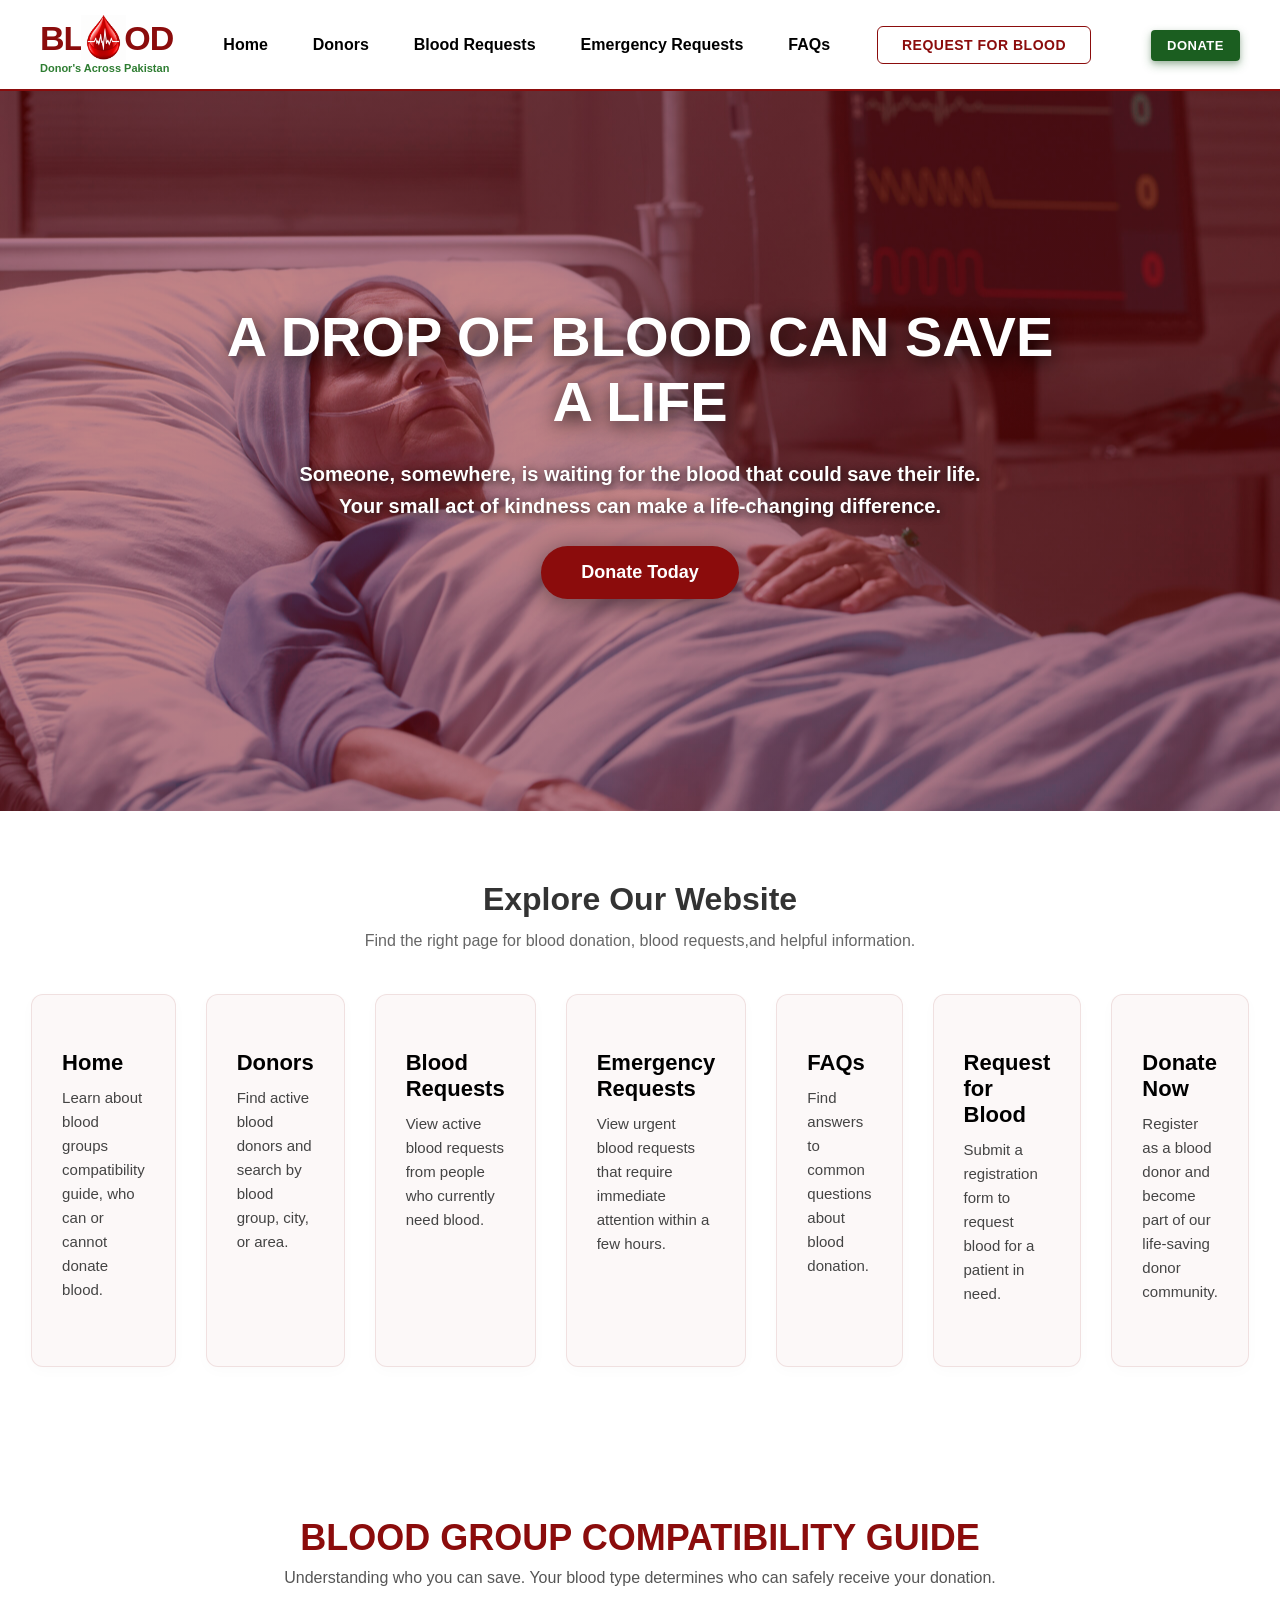
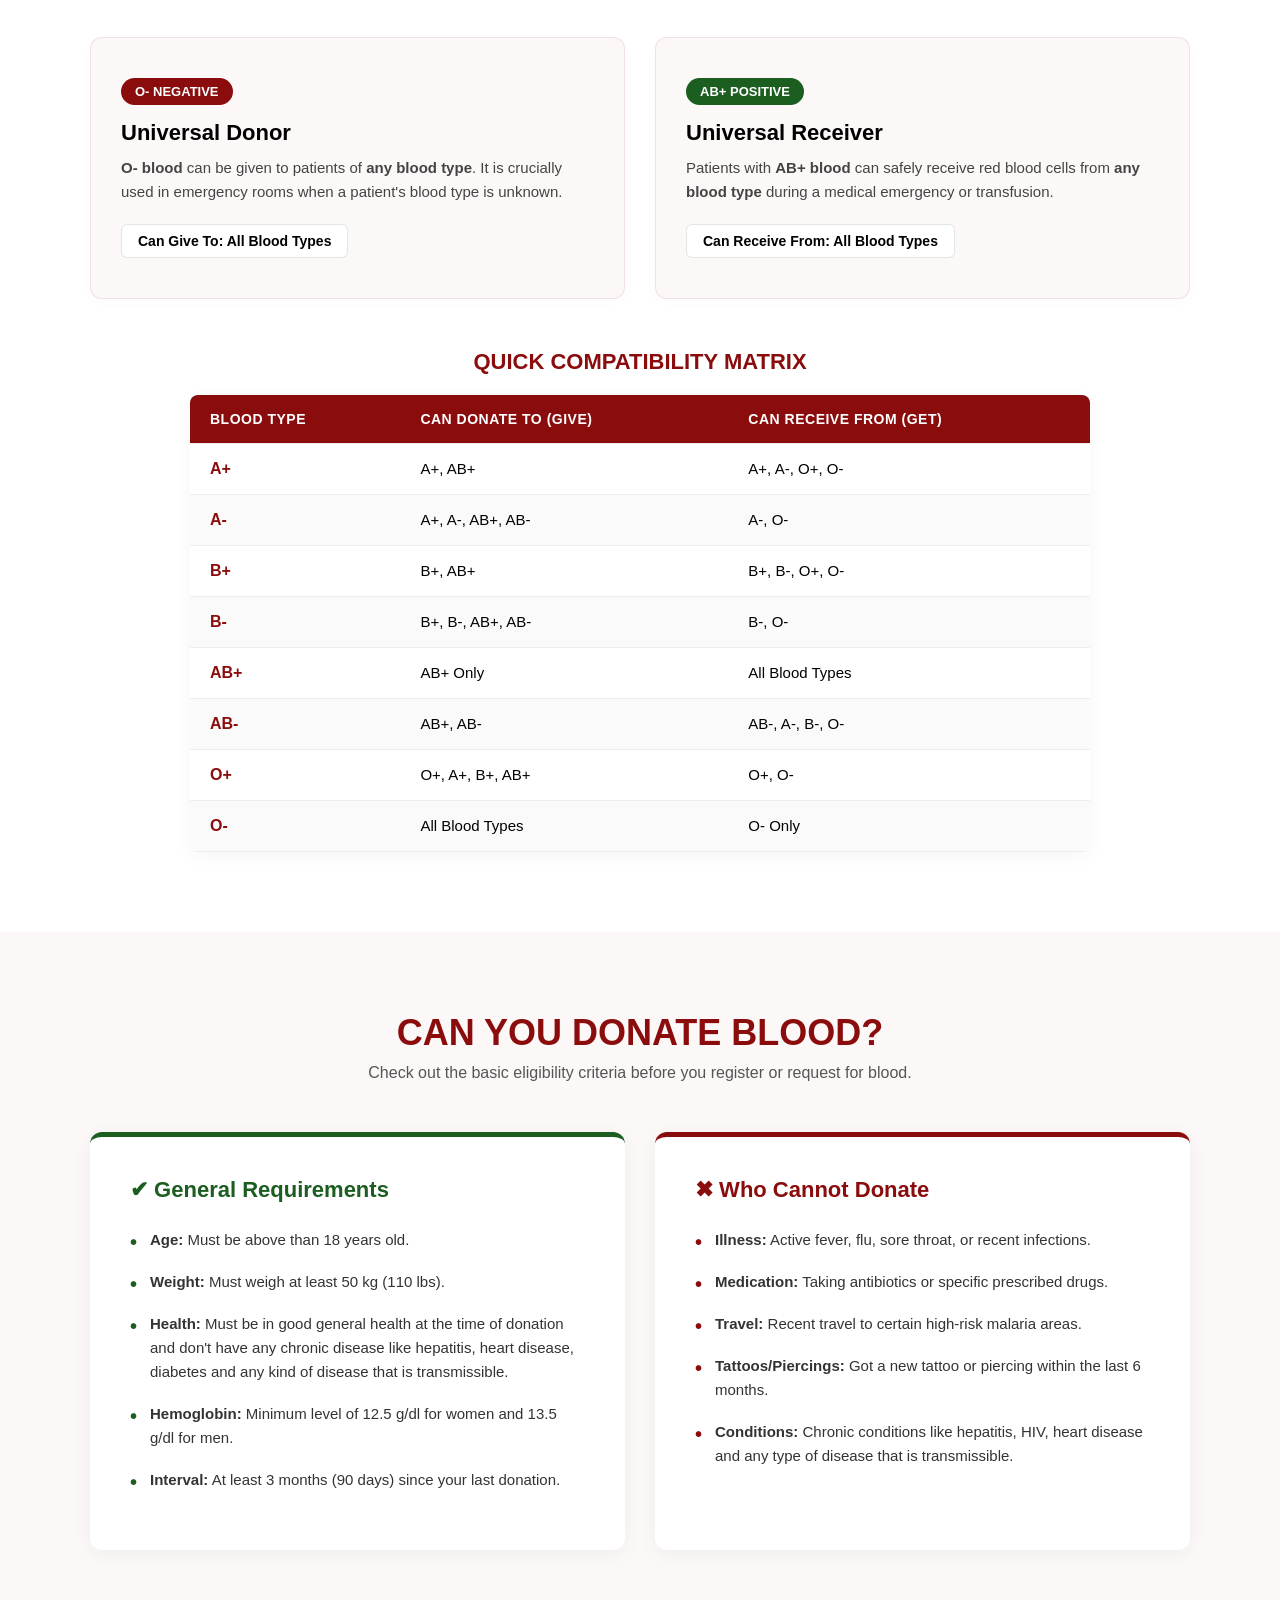
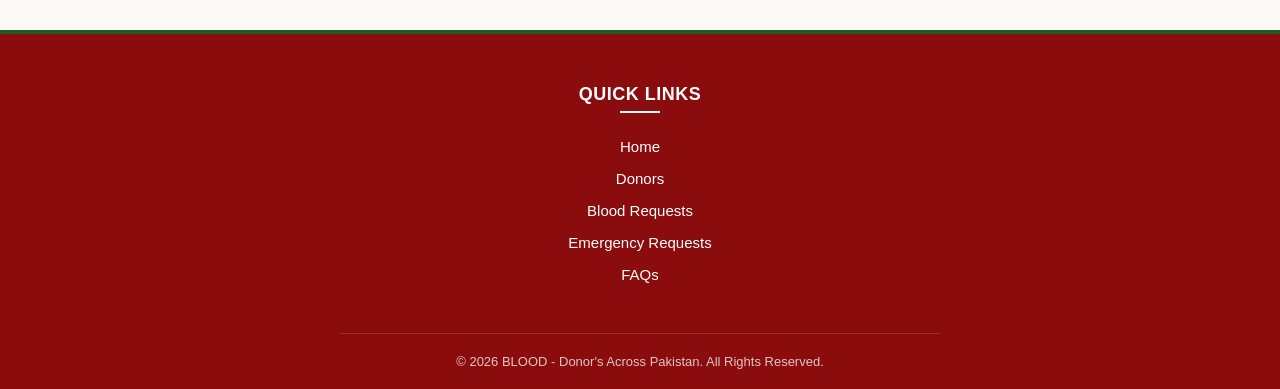
<file: html/index.html>
<!DOCTYPE html>
<html lang="en">
<head>
    <meta charset="UTF-8">
    <meta name="viewport" content="width=device-width, initial-scale=1.0">
    <title>Blood Donor Finder</title>
    <link rel="stylesheet" href="css/style.css">
</head>
<body>
    <header>
        <nav>
        <div class="logo">
        <h1 class="logo-text">BL<img src="assets/logo.png" alt="O">OD</h1>
        <h5>Donor's Across Pakistan</h5>
        </div>
        <ul class="nav-links">
        <li><a href="index.html">Home</a></li>
        <li><a href="donors.html">Donors</a></li>
        <li><a href="blood-requests.html">Blood Requests</a></li>
        <li><a href="emergency-requests.html">Emergency Requests</a></li>
        <li><a href="faqs.html">FAQs</a></li>
        <li><a href="request-for-blood.html" class="request-btn">Request for Blood</a></li>
        <li><a href="donate.html" class="donate-btn">DONATE</a></li>
        </ul>
        </nav>
    </header>

    <!-- Hero Section -->
    <section class="hero">
        <div class="hero-content">
        <h1>A DROP OF BLOOD CAN SAVE A LIFE</h1>
        <p>Someone, somewhere, is waiting for the blood that could save their life. Your small act of kindness can make a life-changing difference.</p>
        <a href="donate.html" class="btn">Donate Today</a>
        </div>
    </section>

    <!-- Website Guide Section -->
    <section class="website-guide">
    <div class="guide-heading">
        <h2>Explore Our Website</h2>
        <p>Find the right page for blood donation, blood requests,and helpful information.</p>
    </div>
    <div class="guide-grid">
        <!-- Home -->
        <div class="guide-card">
            <h3>Home</h3>
            <p>Learn about blood groups compatibility guide, who can or cannot donate blood.</p>
        </div>
        <!-- Donors -->
        <div class="guide-card">
            <h3>Donors</h3>
            <p>Find active blood donors and search by blood group, city, or area.</p>
        </div>
        <!-- Blood Requests -->
        <div class="guide-card">
            <h3>Blood Requests</h3>
            <p> View active blood requests from people who currently need blood.</p>
        </div>
        <!-- Emergency Requests -->
        <div class="guide-card emergency-guide-card">
            <h3>Emergency Requests</h3>
            <p>View urgent blood requests that require immediate attention within a few hours.</p>
        </div>
        <!-- FAQs -->
        <div class="guide-card">
            <h3>FAQs</h3>
            <p>Find answers to common questions about blood donation.</p>
        </div>
        <!-- Request Blood -->
        <div class="guide-card">
            <h3>Request for Blood</h3>
            <p> Submit a registration form to request blood for a patient in need.</p>
        </div>
        <!-- Donate -->
        <div class="guide-card">
            <h3>Donate Now</h3>
            <p>Register as a blood donor and become part of our life-saving donor community.
            </p>
        </div>
    </div>
    </section>

    <!-- Blood Group Guide Section -->
    <section class="blood-guide-section">
        <div class="section-container">
        <h2 class="section-title">Blood Group Compatibility Guide</h2>
        <p class="section-subtitle">Understanding who you can save. Your blood type determines who can safely receive your donation.</p>

        <div class="guide-grid">
        <!-- Card 1: Universal Donors -->
        <div class="guide-card universal-donor">
        <div class="badge">O- Negative</div>
            <h3>Universal Donor</h3>
            <p><strong>O- blood</strong> can be given to patients of <strong>any blood type</strong>. It is crucially used in emergency rooms when a patient's blood type is unknown.</p>
            <div class="compatibility-tags">
            <span>Can Give To: All Blood Types</span>
        </div>
        </div>

        <!-- Card 2: Universal Receivers -->
        <div class="guide-card universal-receiver">
        <div class="badge">AB+ Positive</div>
            <h3>Universal Receiver</h3>
            <p>Patients with <strong>AB+ blood</strong> can safely receive red blood cells from <strong>any blood type</strong> during a medical emergency or transfusion.</p>
            <div class="compatibility-tags">
            <span>Can Receive From: All Blood Types</span>
            </div>
        </div>
        </div>

        <!-- Comprehensive Quick Compatibility Table -->
        <div class="table-wrapper">
            <h3>Quick Compatibility Matrix</h3>
            <table class="compatibility-table">
            <thead>
            <tr>
            <th>Blood Type</th>
            <th>Can Donate To (Give)</th>
            <th>Can Receive From (Get)</th>
            </tr>
            </thead>
            <tbody>
            <tr>
            <td><strong>A+</strong></td>
            <td>A+, AB+</td>
            <td>A+, A-, O+, O-</td>
            </tr>
            <tr>
            <td><strong>A-</strong></td>
            <td>A+, A-, AB+, AB-</td>
            <td>A-, O-</td>
            </tr>
            <tr>
            <td><strong>B+</strong></td>
            <td>B+, AB+</td>
            <td>B+, B-, O+, O-</td>
            </tr>
            <tr>
            <td><strong>B-</strong></td>
            <td>B+, B-, AB+, AB-</td>
            <td>B-, O-</td>
            </tr>
            <tr>
            <td><strong>AB+</strong></td>
            <td>AB+ Only</td>
            <td>All Blood Types</td>
            </tr>
            <tr>
            <td><strong>AB-</strong></td>
            <td>AB+, AB-</td>
            <td>AB-, A-, B-, O-</td>
            </tr>
            <tr>
                        <td><strong>O+</strong></td>
                        <td>O+, A+, B+, AB+</td>
                        <td>O+, O-</td>
                    </tr>
                    <tr>
                        <td><strong>O-</strong></td>
                        <td>All Blood Types</td>
                        <td>O- Only</td>
                    </tr>
                </tbody>
            </table>
        </div>
    </div>
</section>


    <!-- Eligibility Criteria Section -->
<section class="eligibility-section">
    <div class="section-container">
        <h2 class="section-title">Can You Donate Blood?</h2>
        <p class="section-subtitle">Check out the basic eligibility criteria before you register or request for blood.</p>

        <div class="criteria-grid">
        <div class="criteria-card pass">
            <h3>✔ General Requirements</h3>
            <ul>
                <li><strong>Age:</strong> Must be above than 18 years old.</li>
                <li><strong>Weight:</strong> Must weigh at least 50 kg (110 lbs).</li>
                <li><strong>Health:</strong> Must be in good general health at the time of donation and don't have any chronic disease like hepatitis, heart disease, diabetes and any kind of disease that is transmissible.</li>
                <li><strong>Hemoglobin:</strong> Minimum level of 12.5 g/dl for women and 13.5 g/dl for men.</li>
                <li><strong>Interval:</strong> At least 3 months (90 days) since your last donation.</li>
            </ul>
        </div>

            <!-- Box 2: Temporary/Permanent Restrictions -->
        <div class="criteria-card fail">
            <h3>✖ Who Cannot Donate</h3>
            <ul>
                <li><strong>Illness:</strong> Active fever, flu, sore throat, or recent infections.</li>
                <li><strong>Medication:</strong> Taking antibiotics or specific prescribed drugs.</li>
                <li><strong>Travel:</strong> Recent travel to certain high-risk malaria areas.</li>
                <li><strong>Tattoos/Piercings:</strong> Got a new tattoo or piercing within the last 6 months.</li>
                <li><strong>Conditions:</strong> Chronic conditions like hepatitis, HIV, heart disease and any type of disease that is transmissible.</li>
            </ul>
        </div>
        </div>
    </div>
</section>

<!-- Footer Section -->
<footer class="site-footer">
    <div class="footer-container">

        <!-- Column 2: Navigation Features List -->
        <div class="footer-col links-list">
            <h3>Quick Links</h3>
            <ul>
                <li><a href="index.html">Home</a></li>
                <li><a href="donors.html">Donors</a></li>
                <li><a href="blood-requests.html">Blood Requests</a></li>
                <li><a href="emergency-request.html">Emergency Requests</a></li>
                <li><a href="faqs.html">FAQs</a></li>
            </ul>
        </div>
    </div>

    <!-- Bottom Copyright Bar -->
    <div class="footer-bottom">
        <p>&copy; 2026 BLOOD - Donor's Across Pakistan. All Rights Reserved.</p>
    </div>
</footer>
</body>
</html>
</file>
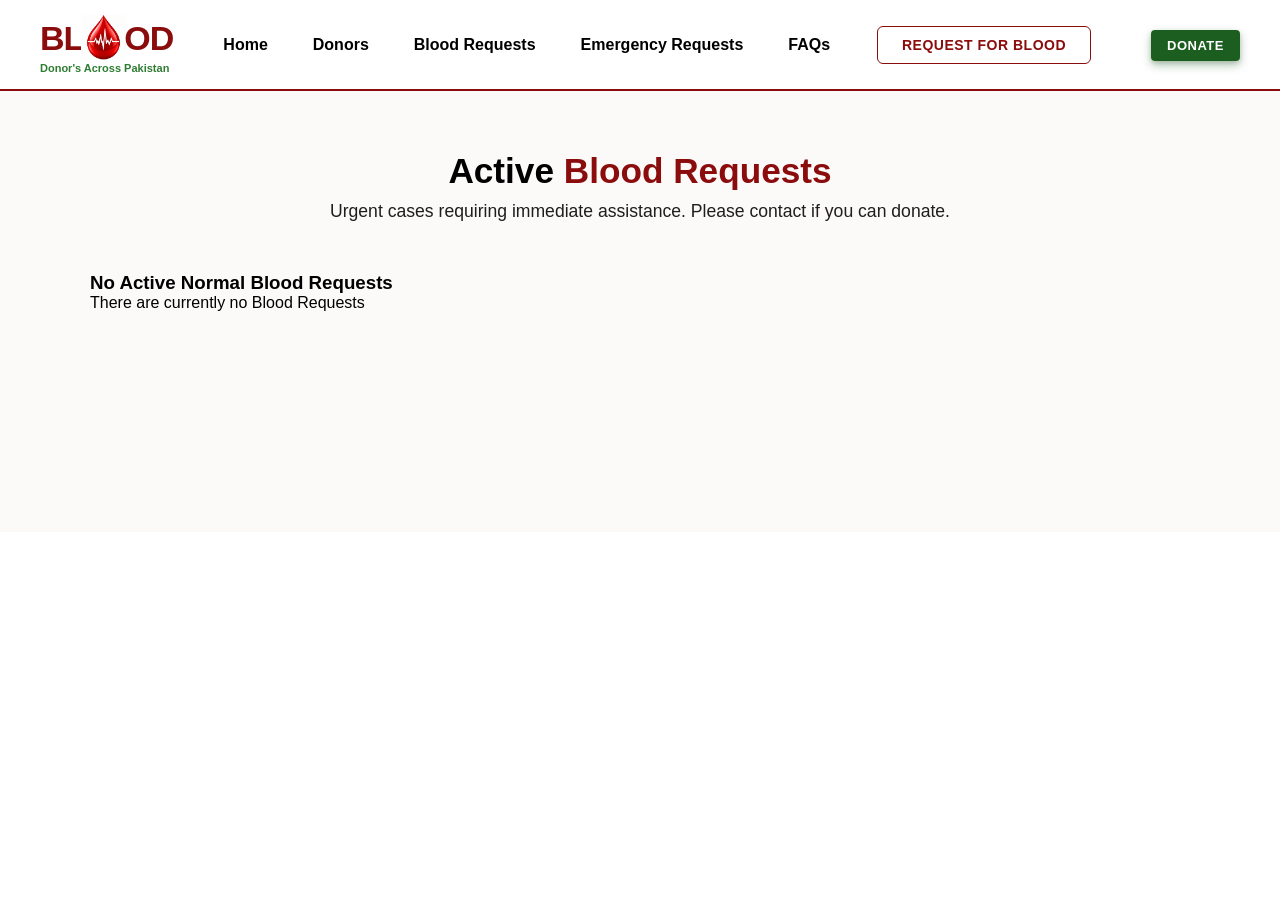
<file: html/blood-requests.html>
<!DOCTYPE html>
<html lang="en">
<head>
    <meta charset="UTF-8">
    <meta name="viewport" content="width=device-width, initial-scale=1.0">
    <title>Active Blood Requests | Blood Donor Finder</title>
    <link rel="stylesheet" href="css/style.css">
</head>
<body>
    <header>
        <nav>
        <div class="logo">
        <h1 class="logo-text">BL<img src="assets/logo.png" alt="O">OD</h1>
        <h5>Donor's Across Pakistan</h5>
        </div>

        <ul class="nav-links">
        <li><a href="index.html">Home</a></li>
        <li><a href="donors.html">Donors</a></li>
        <li><a href="blood-requests.html">Blood Requests</a></li>
        <li><a href="emergency-requests.html">Emergency Requests</a></li>
        <li><a href="faqs.html">FAQs</a></li>
        <li><a href="request-for-blood.html" class="request-btn">Request for Blood</a></li>
        <li><a href="donate.html" class="donate-btn">DONATE</a></li>
        </ul>
        </nav>
    </header>

    <section class="requests-section">
  <div class="requests-container">
    <h2 class="requests-title">Active <span>Blood Requests</span></h2>
    <p class="requests-subtitle">Urgent cases requiring immediate assistance. Please contact if you can donate.</p>

    <!-- Empty Grid Container for JavaScript/Local Storage Injection -->
    <div class="requests-grid" id="requests-grid-container">
    </div>
  </div>
</section>
<script src="js/blood-requests.js"></script>
</body>
</html>
</file>
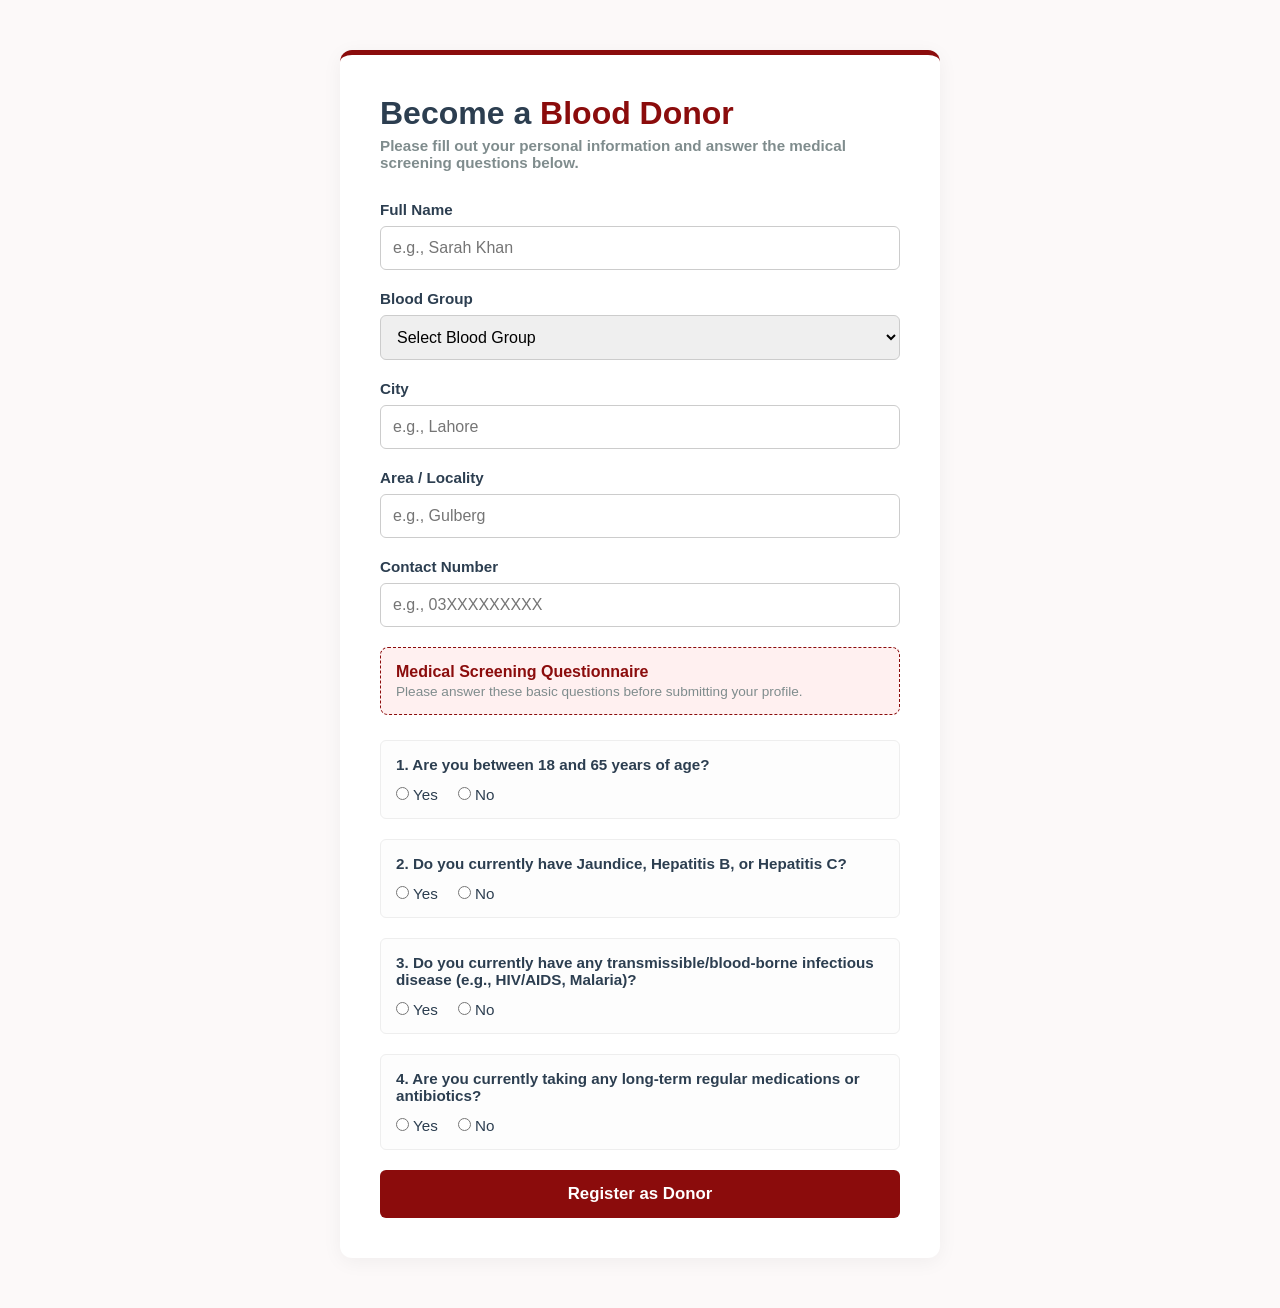
<file: html/donate.html>
<!DOCTYPE html>
<html lang="en">
<head>
    <meta charset="UTF-8">
    <meta name="viewport" content="width=device-width, initial-scale=1.0">
    <title>Become a Donor Form | Blood Donor Finder</title>
    <link rel="stylesheet" href="css/style.css">
</head>
<body>
   <section class="donor-reg-section">
    <div class="reg-container">
      <h2 class="reg-title">Become a <span>Blood Donor</span></h2>
      <p class="reg-subtitle">Please fill out your personal information and answer the medical screening questions below.</p>

      <!-- Main Form (Properly Open) -->
      <form id="donor-registration-form" class="donor-form">
        
        <!-- Field 1 -->
        <div class="form-group">
          <label for="donor-name">Full Name</label>
          <input type="text" id="donor-name" required placeholder="e.g., Sarah Khan">
        </div>

        <!-- Field 2 -->
        <div class="form-group">
          <label for="donor-blood">Blood Group</label>
          <select id="donor-blood" required>
            <option value="" disabled selected>Select Blood Group</option>
            <option value="A+">A+</option>
            <option value="A-">A-</option>
            <option value="B+">B+</option>
            <option value="B-">B-</option>
            <option value="AB+">AB+</option>
            <option value="AB-">AB-</option>
            <option value="O+">O+</option>
            <option value="O-">O-</option>
          </select>
        </div>

        <!-- Field 3 -->
        <div class="form-group">
          <label for="donor-city">City</label>
          <input type="text" id="donor-city" required placeholder="e.g., Lahore">
        </div>

        <!-- Field 4 -->
        <div class="form-group">
          <label for="donor-area">Area / Locality</label>
          <input type="text" id="donor-area" required placeholder="e.g., Gulberg">
        </div>

        <!-- Field 5 -->
        <div class="form-group">
          <label for="donor-contact">Contact Number</label>
          <input type="tel" id="donor-contact" maxlength="11" required placeholder="e.g., 03XXXXXXXXX">
        </div>

        <!-- Separator -->
        <div class="form-divider"></div>

        <!-- Eligibility Header Box -->
        <div class="eligibility-alert-box">
          <strong>Medical Screening Questionnaire</strong>
          <p>Please answer these basic questions before submitting your profile.</p>
        </div>

        <!-- Medical Q1 -->
        <div class="form-group quiz-group">
          <label>1. Are you between 18 and 65 years of age?</label>
          <div class="radio-options">
            <label><input type="radio" name="q-age" value="yes" required> Yes</label>
            <label><input type="radio" name="q-age" value="no"> No</label>
          </div>
        </div>

        <!-- Medical Q2 -->
        <div class="form-group quiz-group">
          <label>2. Do you currently have Jaundice, Hepatitis B, or Hepatitis C?</label>
          <div class="radio-options">
            <label><input type="radio" name="q-hepatitis" value="yes" required> Yes</label>
            <label><input type="radio" name="q-hepatitis" value="no"> No</label>
          </div>
        </div>

        <!-- Medical Q3 -->
        <div class="form-group quiz-group">
          <label>3. Do you currently have any transmissible/blood-borne infectious disease (e.g., HIV/AIDS, Malaria)?</label>
          <div class="radio-options">
            <label><input type="radio" name="q-infectious" value="yes" required> Yes</label>
            <label><input type="radio" name="q-infectious" value="no"> No</label>
          </div>
        </div>

        <!-- Medical Q4 -->
        <div class="form-group quiz-group">
          <label>4. Are you currently taking any long-term regular medications or antibiotics?</label>
          <div class="radio-options">
            <label><input type="radio" name="q-medicine" value="yes" required> Yes</label>
            <label><input type="radio" name="q-medicine" value="no"> No</label>
          </div>
        </div>

        <button type="submit" class="form-btn btn-submit" >Register as Donor</button>

      </form> 
    </div> 
  </section> 
  <script src="js/donate.js"></script>
</body>
</html>
</file>
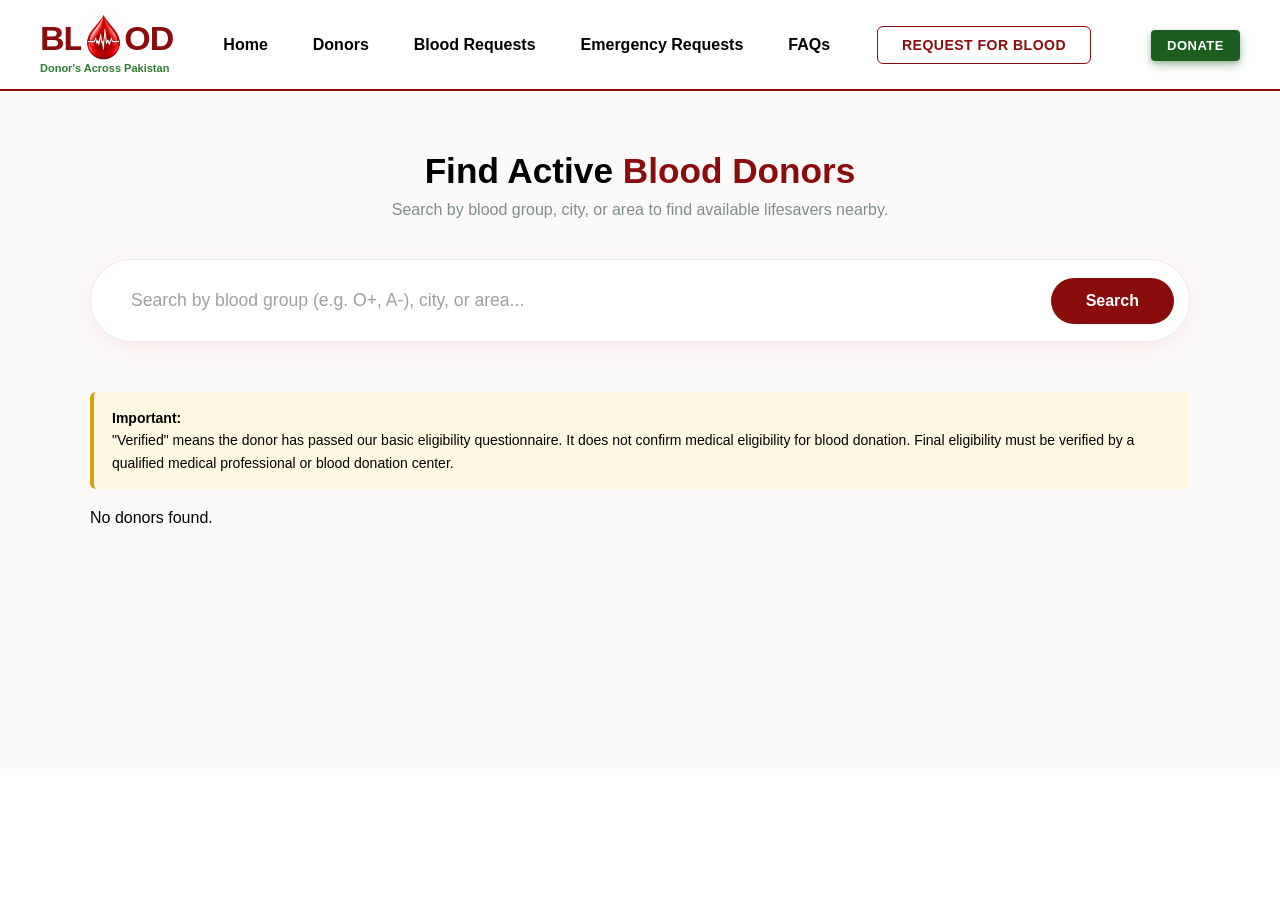
<file: html/donors.html>
<!DOCTYPE html>
<html lang="en">
<head>
    <meta charset="UTF-8">
    <meta name="viewport" content="width=device-width, initial-scale=1.0">
    <title>Active Donors | Blood Donor Finder</title>
    <link rel="stylesheet" href="css/style.css">
</head>
<body>
    <header>
        <nav>
        <div class="logo">
        <h1 class="logo-text">BL<img src="assets/logo.png" alt="O">OD</h1>
        <h5>Donor's Across Pakistan</h5>
        </div>

        <ul class="nav-links">
        <li><a href="index.html">Home</a></li>
        <li><a href="donors.html">Donors</a></li>
        <li><a href="blood-requests.html">Blood Requests</a></li>
        <li><a href="emergency-requests.html">Emergency Requests</a></li>
        <li><a href="faqs.html">FAQs</a></li>
        <li><a href="request-for-blood.html" class="request-btn">Request for Blood</a></li>
        <li><a href="donate.html" class="donate-btn">DONATE</a></li>
        </ul>
        </nav>
    </header>

    <section class="donors-section">
  <div class="donors-container">
    <h2 class="donors-title">Find Active <span>Blood Donors</span></h2>
    <p class="donors-subtitle">Search by blood group, city, or area to find available lifesavers nearby.</p>

    <!-- Consolidated Search Bar Panel -->
    <div class="search-panel">
      <form class="search-form" onsubmit="event.preventDefault();">
        <div class="search-input-wrapper">
          <input 
            type="text" 
            id="donor-search-input" 
            placeholder="Search by blood group (e.g. O+, A-), city, or area..." 
            autocomplete="off"
          >
          <button type="submit" id="search-submit-btn" class="search-btn">Search</button>
        </div>
      </form>
    </div>
    <div class="verification-note">
    <strong>Important:</strong>
    <p>"Verified" means the donor has passed our basic eligibility
    questionnaire. It does not confirm medical eligibility for blood donation.
    Final eligibility must be verified by a qualified medical professional
    or blood donation center.</p>
</div>
    <!-- Empty Grid Container for Local Storage Injection -->
    <div class="donors-grid" id="donors-grid-container"></div>
  </div>
</section>
<script src="js/donors.js"></script>
</body>
</html>
</file>
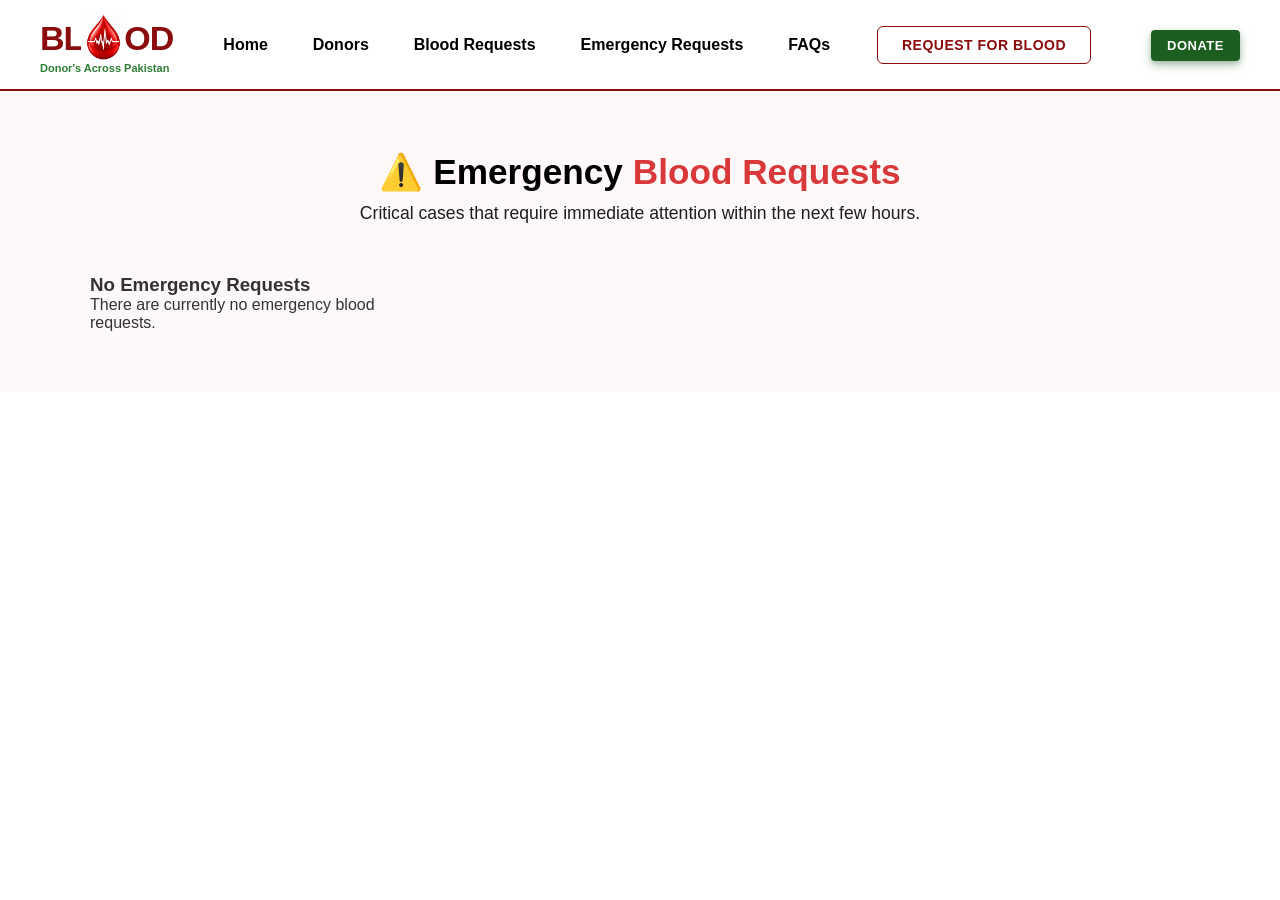
<file: html/emergency-requests.html>
<!DOCTYPE html>
<html lang="en">
<head>
    <meta charset="UTF-8">
    <meta name="viewport" content="width=device-width, initial-scale=1.0">
    <title>Emergency Requests | Blood Donor Finder</title>
    <link rel="stylesheet" href="css/style.css">
</head>
<body>
<header>
        <nav>
        <div class="logo">
        <h1 class="logo-text">BL<img src="assets/logo.png" alt="O">OD</h1>
        <h5>Donor's Across Pakistan</h5>
        </div>

        <ul class="nav-links">
        <li><a href="index.html">Home</a></li>
        <li><a href="donors.html">Donors</a></li>
        <li><a href="blood-requests.html">Blood Requests</a></li>
        <li><a href="emergency-requests.html">Emergency Requests</a></li>
        <li><a href="faqs.html">FAQs</a></li>
        <li><a href="request-for-blood.html" class="request-btn">Request for Blood</a></li>
        <li><a href="donate.html" class="donate-btn">DONATE</a></li>
        </ul>
        </nav>
    </header>

    <!-- Top Right Notification Area -->
<div id="notification-box" class="notification-container"></div>

<section class="emergency-section">
  <div class="emergency-container">
    <h2 class="emergency-title">⚠️ Emergency <span>Blood Requests</span></h2>
    <p class="emergency-subtitle">Critical cases that require immediate attention within the next few hours.</p>

    <!-- Empty Grid Container for Emergency Requests -->
    <div class="emergency-grid" id="emergency-grid-container">
    </div>
  </div>
</section>
<script src="js/emergency-requests.js"></script>
</body>
</html>
</file>
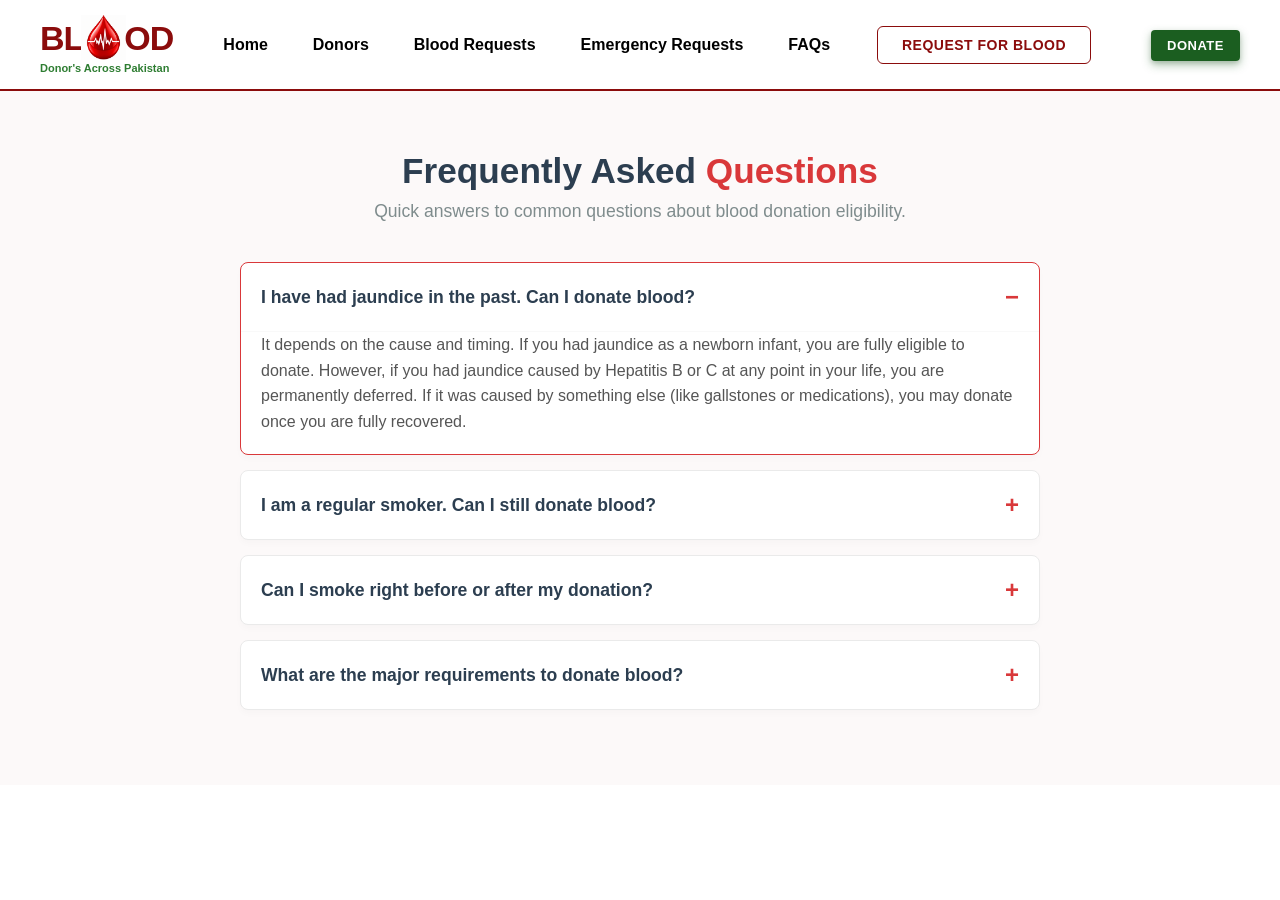
<file: html/faqs.html>
<!DOCTYPE html>
<html lang="en">
<head>
    <meta charset="UTF-8">
    <meta name="viewport" content="width=device-width, initial-scale=1.0">
    <title>FAQs | Blood Donor Finder</title>
    <link rel="stylesheet" href="css/style.css">
</head>
<body>
    <header>
        <nav>
        <div class="logo">
        <h1 class="logo-text">BL<img src="assets/logo.png" alt="O">OD</h1>
        <h5>Donor's Across Pakistan</h5>
        </div>

        <ul class="nav-links">
        <li><a href="index.html">Home</a></li>
        <li><a href="donors.html">Donors</a></li>
        <li><a href="blood-requests.html">Blood Requests</a></li>
        <li><a href="emergency-requests.html">Emergency Requests</a></li>
        <li><a href="faqs.html">FAQs</a></li>
        <li><a href="request-for-blood.html" class="request-btn">Request for Blood</a></li>
        <li><a href="donate.html" class="donate-btn">DONATE</a></li>
        </ul>
        </nav>
    </header>

    <section class="faq-section">
  <div class="faq-container">
    <h2 class="faq-title">Frequently Asked <span>Questions</span></h2>
    <p class="faq-subtitle">Quick answers to common questions about blood donation eligibility.</p>

    <!-- FAQ Item 1 -->
    <details class="faq-item" open>
      <summary class="faq-question">I have had jaundice in the past. Can I donate blood?</summary>
      <div class="faq-answer">
        <p>It depends on the cause and timing. If you had jaundice as a newborn infant, you are fully eligible to donate. However, if you had jaundice caused by Hepatitis B or C at any point in your life, you are permanently deferred. If it was caused by something else (like gallstones or medications), you may donate once you are fully recovered.</p>
      </div>
    </details>

    <!-- FAQ Item 2 -->
    <details class="faq-item">
      <summary class="faq-question">I am a regular smoker. Can I still donate blood?</summary>
      <div class="faq-answer">
        <p><strong>Yes, smokers can donate blood.</strong> Cigarette or tobacco use does not automatically disqualify you from donating. As long as you meet all other health and weight requirements, your blood is safe to give.</p>
      </div>
    </details>

    <!-- FAQ Item 3 -->
    <details class="faq-item">
      <summary class="faq-question">Can I smoke right before or after my donation?</summary>
      <div class="faq-answer">
        <p>You should strictly avoid smoking for at least <strong>2 hours before</strong> your appointment and <strong>3 hours after</strong> your donation. Smoking beforehand can increase your heart rate and blood pressure, while smoking right after increases your chances of feeling dizzy or fainting.</p>
      </div>
    </details>

    <!-- FAQ Item 4 -->
    <details class="faq-item">
      <summary class="faq-question">What are the major requirements to donate blood?</summary>
      <div class="faq-answer">
        <p>The core baseline requirements for most blood centers include:</p>
        <ul>
          <li><strong>Age:</strong> Generally between 18 and 65 years old.</li>
          <li><strong>Weight:</strong> Must weigh at least 110 lbs (50 kg).</li>
          <li><strong>General Health:</strong> Must feel completely well and healthy on the day of donation (no active colds or infections or any disease that would make donation unsafe).</li>
          <li><strong>Hemoglobin:</strong> Your iron levels will be checked via a quick finger-prick test at the center to ensure they are within a safe range.</li>
        </ul>
      </div>
    </details>
  </div>
</section>
</body>
</html>
</file>
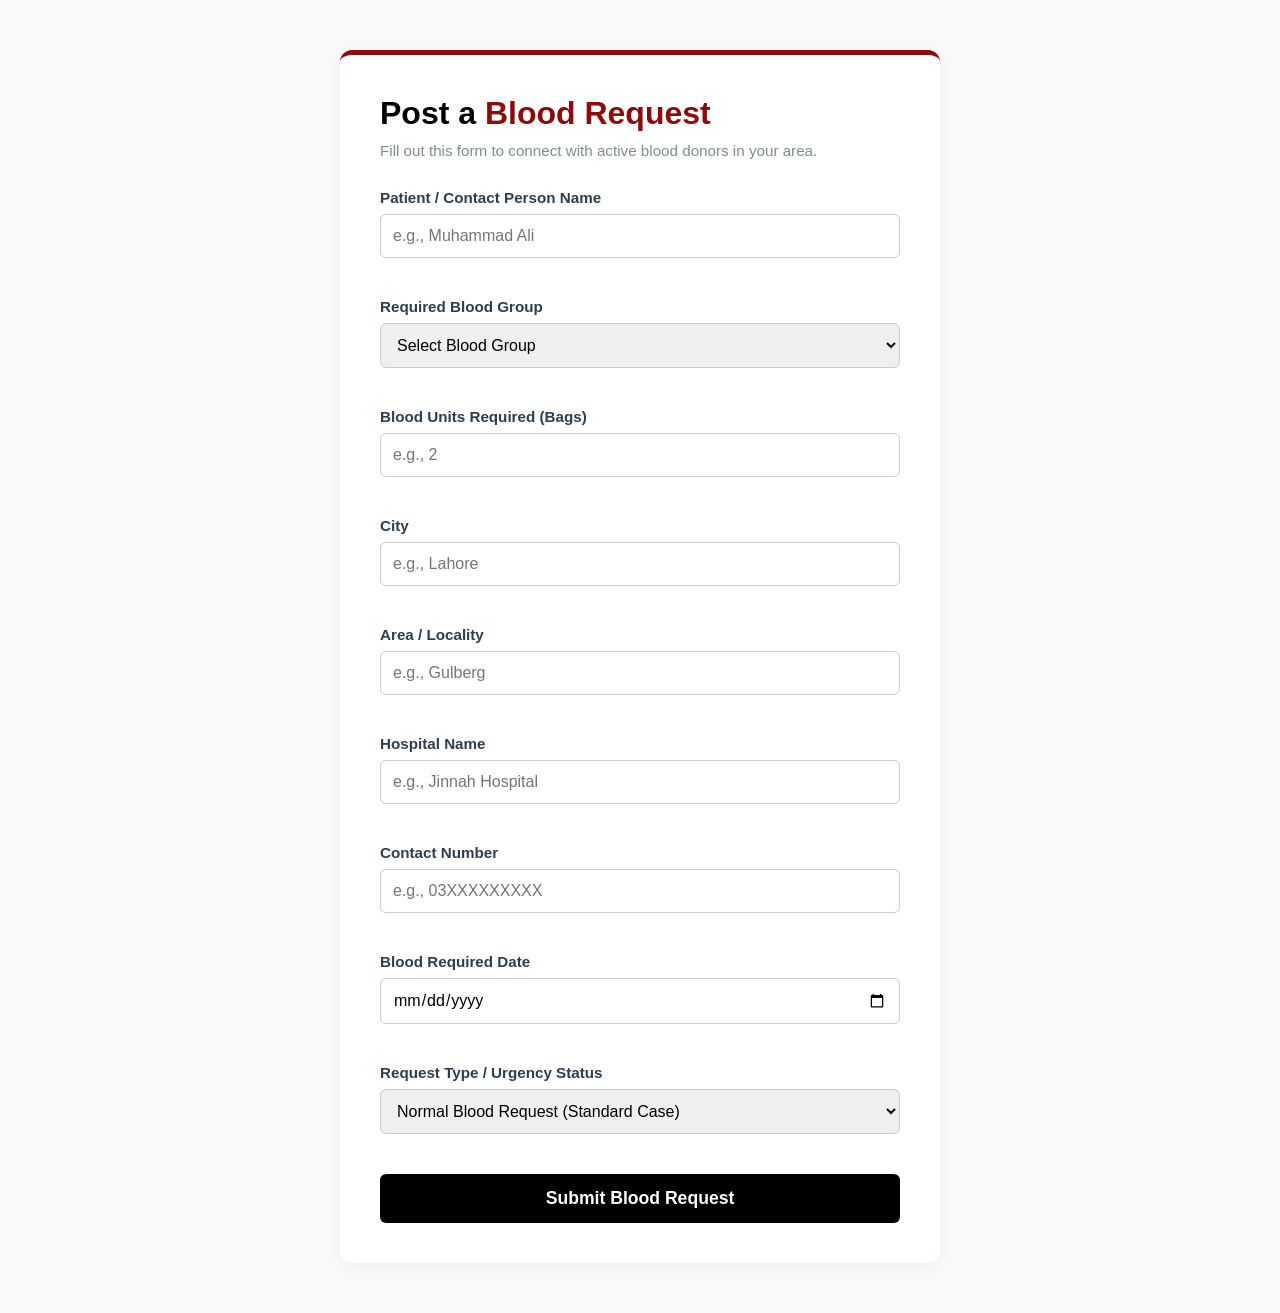
<file: html/request-for-blood.html>
<!DOCTYPE html>
<html lang="en">
<head>
    <meta charset="UTF-8">
    <meta name="viewport" content="width=device-width, initial-scale=1.0">
    <title>Request For Blood Registration Form | Blood Donor Finder</title>
    <link rel="stylesheet" href="css/style.css">
</head>
<body>
    <section class="form-section">
  <div class="form-container">
    <h2 class="form-title">Post a <span>Blood Request</span></h2>
    <p class="form-subtitle">Fill out this form to connect with active blood donors in your area.</p>

    <form id="blood-request-form" class="blood-form">
      
      <!-- Patient/Attendant Name -->
      <div class="form-group">
        <label for="patient-name">Patient / Contact Person Name</label>
        <input type="text" id="patient-name" required placeholder="e.g., Muhammad Ali">
      </div>

      <!-- Blood Group Dropdown -->
      <div class="form-group">
        <label for="blood-group">Required Blood Group</label>
        <select id="blood-group" required>
          <option value="" disabled selected>Select Blood Group</option>
          <option value="A+">A+</option>
          <option value="A-">A-</option>
          <option value="B+">B+</option>
          <option value="B-">B-</option>
          <option value="AB+">AB+</option>
          <option value="AB-">AB-</option>
          <option value="O+">O+</option>
          <option value="O-">O-</option>
        </select>
      </div>

      <!-- Units Required -->
      <div class="form-group">
        <label for="blood-units">Blood Units Required (Bags)</label>
        <input type="number" id="blood-units" min="1" max="10" required placeholder="e.g., 2">
      </div>

      <!-- City -->
      <div class="form-group">
        <label for="city">City</label>
        <input type="text" id="city" required placeholder="e.g., Lahore">
      </div>

      <!-- Area -->
      <div class="form-group">
        <label for="area">Area / Locality</label>
        <input type="text" id="area" required placeholder="e.g., Gulberg">
      </div>

      <!-- Hospital -->
      <div class="form-group">
        <label for="hospital">Hospital Name</label>
        <input type="text" id="hospital" required placeholder="e.g., Jinnah Hospital">
      </div>

      <!-- Contact Number -->
      <div class="form-group">
        <label for="contact-number">Contact Number</label>
        <input type="tel" id="contact" maxlength="11" required placeholder="e.g., 03XXXXXXXXX">
      </div>

      <div class="form-group">
        <label for="date">Blood Required Date</label>
        <input type="date" id="date" required>
      </div>

<!-- REPLACEMENT DROPDOWN (100% SHOW AUR OPERATIONAL HO GA) -->
<div class="form-group">
  <label for="request-type">Request Type / Urgency Status</label>
  <select id="request-type" required>
    <option value="normal" selected>Normal Blood Request (Standard Case)</option>
    <option value="emergency">⚠️ Critical Emergency (Required within hours!)</option>
  </select>
</div>

      <!-- Submit Button -->
      <button type="submit" class="submit-form-btn">Submit Blood Request</button>
    </form>
  </div>
</section>
<script src="js/request-for-blood.js"></script>
</body>
</html>
</file>
<file: html/css/style.css>
/*======================================================  
   Home Page (Index.Html) CSS Styling
 =======================================================
 */
* {
    box-sizing: border-box;
}
* {
    margin: 0;
    padding: 0;
    box-sizing: border-box;
    font-family: 'Segoe UI', Tahoma, Geneva, Verdana, sans-serif;
}

/*================ Navbar Container ================= */
nav {
    display: flex;
    justify-content: space-between;
    align-items: center;
    padding: 15px 40px;
    background-color: #ffffff;
    border-bottom: 2px solid #8b0c0c; 
}

/* Integrated Drop-Logo Layout */
.logo {
    display: flex;
    flex-direction: column;
    align-items: flex-start;
}
.logo-text {
    display: flex;
    align-items: center;
    font-size: 34px;
    font-weight: 900;
    color: #8b0c0c;
    line-height: 1;
    letter-spacing: -1px;
}
.logo-text img {
    height: 45px; 
    width: auto;
    margin: 0 -2px; 
}
.logo h5 {
    font-size: 11px;
    color: #2e7d32; 
    font-weight: bold;
    margin-top: 2px;
}
.nav-links {
    display: flex;
    align-items: center;
    list-style: none;
    gap: 45px; 
    margin-left: 50px; 
    margin-right: 0;
    width: 100%;
}
.nav-links li:nth-child(5) {
    margin-right: 0px; 
}
.nav-links li:nth-child(6) {
    margin-right: 15px; 
    margin-left: auto;
}
.nav-links li a {
    text-decoration: none !important; 
    color: #000000 !important;        
    font-weight: 700 !important;     
    font-size: 16px;
    text-transform: capitalize;
    transition: color 0.2s ease;
}
.nav-links li a:hover {
    color: #8b0c0c !important;
}
.nav-links li a.request-btn {
    color: #8b0c0c !important; 
    border: 1px solid #8b0c0c !important;
    padding: 10px 24px;
    border-radius: 6px;
    font-weight: 800 !important;
    font-size: 14px;
    text-transform: uppercase; 
    letter-spacing: 0.5px;
    background-color: transparent;
    transition: background-color 0.2s, color 0.2s;
}
.nav-links li a.request-btn:hover {
    background-color: #8b0c0c !important;
    color: #ffffff !important;
}
.nav-links li a.donate-btn {
    color: #ffffff !important; 
    background-color: #1b5e20 !important; 
    padding: 8px 16px;
    border-radius: 4px;
    font-size: 13px;
    text-transform: uppercase;
    letter-spacing: 0.5px;
    box-shadow: 0 4px 10px rgba(27, 94, 32, 0.35), 0 2px 4px rgba(0, 0, 0, 0.12);
    transition: background-color 0.2s, transform 0.2s, box-shadow 0.2s;
}
.nav-links li a.donate-btn:hover {
    background-color: #0d3c12 !important; 
    transform: translateY(-1px);          
    box-shadow: 0 6px 14px rgba(27, 94, 32, 0.45);
}

/* ============ Hero Interface Context ==============*/
.hero {
    position: relative;
    min-height: 80vh;
    display: flex;
    justify-content: center;
    align-items: center;
    text-align: center;
    background-image: linear-gradient(rgba(139, 12, 12, 0.5), rgba(139, 12, 12, 0.5)), url('../assets/image.jpg');
    background-size: cover;
    background-position: center;
    padding: 40px;
}
.hero-content {
    max-width: 850px;
    display: flex;
    flex-direction: column;
    align-items: center;
    gap: 24px;
}
.hero-content h1 {
    font-size: 56px;
    font-weight: 900;
    color: #ffffff;
    text-transform: uppercase;
    text-shadow: 2px 4px 20px rgba(0, 0, 0, 0.9);
}
.hero-content p {
    font-size: 20px;
    font-weight: bold;
    color: #ffffff;
    max-width: 700px;
    line-height: 1.6;
    text-shadow: 1px 2px 10px rgba(0, 0, 0, 0.9);
}
.hero-content .btn {
    text-decoration: none !important;
    color: #ffffff !important;
    background-color: #8b0c0c !important;
    padding: 16px 40px;
    border-radius: 30px;
    font-weight: 900;
    font-size: 18px;
    box-shadow: 0 4px 25px rgba(0, 0, 0, 0.4);
    transition: transform 0.2s, background-color 0.2s;
}
.hero-content .btn:hover {
    background-color: #610505 !important;
    transform: translateY(-2px);
}

/* ========= ====== Website Guide Section =============== */
.website-guide {
    width: 100%;
    max-width: 1100px;
    margin: 70px auto;
    padding: 0 20px;
}
.guide-heading {
    text-align: center;
    margin-bottom: 40px;
}
.guide-heading h2 {
    font-size: 32px;
    margin-bottom: 10px;
    color: #333;
}
.guide-heading p {
    font-size: 16px;
    color: #666;
    max-width: 650px;
    margin: 0 auto;
    line-height: 1.6;
}
.guide-grid {
    display: grid;
    grid-template-columns: repeat(3, 1fr);
    gap: 22px;
}
/* Individual Card */
.guide-card {
    background-color: white;
    border: 1px solid #e8e8e8;
    border-top: 4px solid #c62828;
    border-radius: 8px;
    padding: 25px 22px;
    text-align: center;
    min-height: 210px;

    transition: 0.3s ease;
}
.guide-card:hover {
    transform: translateY(-5px);
    box-shadow: 0 8px 20px rgba(0, 0, 0, 0.08);
}
.guide-icon {
    font-size: 30px;
    margin-bottom: 12px;
}
.guide-card h3 {
    font-size: 20px;
    color: #333;
    margin-bottom: 12px;
}
.guide-card p {
    font-size: 14px;
    color: #666;
    line-height: 1.6;
    margin: 0;
}

.emergency-guide-card {
    border-top-color: #d32f2f;
}
@media (max-width: 900px) {
    .guide-grid {
        grid-template-columns: repeat(2, 1fr);
    }
}
@media (max-width: 600px) {
    .guide-grid {
        grid-template-columns: 1fr;
    }
    .guide-heading h2 {
        font-size: 27px;
    }
}

/* ============== BLOOD GROUP GUIDE SECTION ============== */
.blood-guide-section {
    background-color: #ffffff;
    padding: 80px 40px;
    text-align: center;
}
.guide-grid {
    display: flex;
    gap: 30px;
    margin-bottom: 50px;
    justify-content: center;
}
.guide-card {
    background: #fcf8f8; 
    flex: 1;
    padding: 40px 30px;
    border-radius: 12px;
    text-align: left;
    position: relative;
    border: 1px solid rgba(139, 12, 12, 0.1);
    box-shadow: 0 4px 15px rgba(0, 0, 0, 0.02);
}
.guide-card h3 {
    font-size: 22px;
    font-weight: 800;
    color: #000000;
    margin: 15px 0 10px 0;
}
.guide-card p {
    font-size: 15px;
    color: #444444;
    line-height: 1.6;
    margin-bottom: 20px;
}
.guide-card .badge {
    display: inline-block;
    padding: 6px 14px;
    font-size: 13px;
    font-weight: 700;
    border-radius: 20px;
    text-transform: uppercase;
}
.universal-donor .badge {
    background-color: #8b0c0c;
    color: #ffffff;
}
.universal-receiver .badge {
    background-color: #1b5e20;
    color: #ffffff;
}
.compatibility-tags span {
    display: inline-block;
    font-size: 14px;
    font-weight: 700;
    color: #000000;
    background-color: #ffffff;
    padding: 8px 16px;
    border-radius: 6px;
    border: 1px solid rgba(0,0,0,0.1);
}

/*=============== COMPATIBILITY TABLE ================ */
.table-wrapper {
    max-width: 900px;
    margin: 0 auto;
    text-align: left;
}
.table-wrapper h3 {
    font-size: 22px;
    font-weight: 800;
    color: #8b0c0c;
    margin-bottom: 20px;
    text-transform: uppercase;
    text-align: center;
}
.compatibility-table {
    width: 100%;
    border-collapse: collapse;
    background: #ffffff;
    border-radius: 8px;
    overflow: hidden;
    box-shadow: 0 4px 20px rgba(0, 0, 0, 0.04);
}
.compatibility-table th, 
.compatibility-table td {
    padding: 16px 20px;
    text-align: left;
    font-size: 15px;
}
.compatibility-table th {
    background-color: #8b0c0c; 
    color: #ffffff;
    font-weight: 700;
    text-transform: uppercase;
    font-size: 14px;
    letter-spacing: 0.5px;
}
.compatibility-table tr {
    border-bottom: 1px solid #eeeeee;
}
.compatibility-table tr:nth-child(even) {
    background-color: #fafafa;
}
.compatibility-table td strong {
    color: #8b0c0c;
    font-size: 16px;
}
/* Responsive breakpoint for small screens */
@media (max-width: 768px) {
    .guide-grid {
        flex-direction: column;
    }
    .compatibility-table th, 
    .compatibility-table td {
        padding: 12px 10px;
        font-size: 14px;
    }
}

/*============= ELIGIBILITY CRITERIA SECTION =============*/
.eligibility-section {
    background-color: #fcf8f8; 
    padding: 80px 40px;
    text-align: center;
}
.section-container {
    max-width: 1100px;
    margin: 0 auto;
}
.section-title {
    font-size: 36px;
    font-weight: 900;
    color: #8b0c0c; 
    text-transform: uppercase;
    margin-bottom: 10px;
}
.section-subtitle {
    font-size: 16px;
    color: #555555;
    margin-bottom: 50px;
    font-weight: 500;
}
.criteria-grid {
    display: flex;
    gap: 30px;
    justify-content: center;
}
.criteria-card {
    background: #ffffff;
    flex: 1;
    padding: 40px;
    border-radius: 12px;
    text-align: left;
    box-shadow: 0 4px 20px rgba(0, 0, 0, 0.05);
    transition: transform 0.3s ease;
}
.criteria-card:hover {
    transform: translateY(-5px); 
}
.criteria-card h3 {
    font-size: 22px;
    font-weight: 800;
    margin-bottom: 25px;
}
.criteria-card ul {
    list-style: none; 
}
.criteria-card li {
    font-size: 15px;
    color: #333333;
    line-height: 1.6;
    margin-bottom: 18px;
    padding-left: 20px;
    position: relative;
}

/* =============="Who Can Donate" Card =============== */
.criteria-card.pass {
    border-top: 5px solid #1b5e20;
}
.criteria-card.pass h3 {
    color: #1b5e20;
}
.criteria-card.pass li::before {
    content: "•";
    color: #1b5e20;
    font-weight: bold;
    font-size: 20px;
    position: absolute;
    left: 0;
    top: -2px;
}

/* =============== "Who Cannot Donate" Card ============ */
.criteria-card.fail {
    border-top: 5px solid #8b0c0c; 
}
.criteria-card.fail h3 {
    color: #8b0c0c;
}
.criteria-card.fail li::before {
    content: "•";
    color: #8b0c0c; 
    font-weight: bold;
    font-size: 20px;
    position: absolute;
    left: 0;
    top: -2px;
}

/* Responsive design for smaller tablets or mobile screens */
@media (max-width: 768px) {
    .criteria-grid {
        flex-direction: column; 
    }
}

/* =================== FOOTER SECTION =================== */
.site-footer {
    background-color: #8b0c0c; 
    color: #ffffff;
    padding: 50px 40px 20px 40px;
    border-top: 4px solid #1b5e20; 
    text-align: center; 
}
.footer-container {
    max-width: 600px; 
    margin: 0 auto;
    display: flex;
    justify-content: center; 
}
.footer-col {
    width: 100%;
}
.footer-col h3 {
    font-size: 18px;
    font-weight: 800;
    color: #ffffff;
    text-transform: uppercase;
    letter-spacing: 0.5px;
    margin-bottom: 25px;
    display: inline-block;
    position: relative;
    padding-bottom: 8px;
}
.footer-col h3::after {
    content: '';
    position: absolute;
    left: 50%;
    bottom: 0;
    transform: translateX(-50%); 
    width: 40px;
    height: 2px;
    background-color: #ffffff; 
}
.footer-col ul {
    list-style: none;
    padding: 0;
}
.footer-col ul li {
    margin-bottom: 14px;
}
.footer-col ul li a {
    text-decoration: none !important;
    color: #ffffff !important; 
    font-size: 15px;
    font-weight: 500 !important; 
    transition: color 0.2s ease, transform 0.2s ease;
    display: inline-block;
}
.footer-col ul li a:hover {
    color: #ffe082 !important; 
    transform: translateY(-2px); 
}

/*================== Bottom Copyright Bar ============== */
.footer-bottom {
    max-width: 600px;
    margin: 35px auto 0 auto;
    padding-top: 20px;
    border-top: 1px solid rgba(255, 255, 255, 0.15); /* Soft transparent white separator line */
    text-align: center;
}
.footer-bottom p {
    font-size: 13px;
    color: #f5f5f5;
    opacity: 0.8;
}

/*=======================================================
    FAQ Page (faqs.html) CSS Styling
 ========================================================
  */
.faq-section {
  font-family: 'Segoe UI', Tahoma, Geneva, Verdana, sans-serif;
  background-color: #fcf9f9;
  padding: 60px 20px;
  color: #333333;
}
.faq-container {
  max-width: 800px;
  margin: 0 auto;
}
.faq-title {
  text-align: center;
  font-size: 2.2rem;
  color: #2c3e50;
  margin-bottom: 10px;
}
.faq-title span {
  color: #d9383a; 
}
.faq-subtitle {
  text-align: center;
  color: #7f8c8d;
  margin-bottom: 40px;
  font-size: 1.1rem;
}
.faq-item {
  background-color: #ffffff;
  border: 1px solid #eaeaea;
  border-radius: 8px;
  margin-bottom: 15px;
  box-shadow: 0 4px 6px rgba(0, 0, 0, 0.02);
  overflow: hidden;
  transition: border-color 0.3s ease;
}
.faq-item[open] {
  border-color: #d9383a;
}
.faq-question {
  padding: 20px;
  font-size: 1.1rem;
  font-weight: 600;
  color: #2c3e50;
  cursor: pointer;
  list-style: none; 
  display: flex;
  justify-content: space-between;
  align-items: center;
}
.faq-question::after {
  content: '+';
  font-size: 1.5rem;
  color: #d9383a;
  transition: transform 0.2s ease;
}
/* Turns '+' into '−' when opened */
.faq-item[open] .faq-question::after {
  content: '−';
}
.faq-question:hover {
  background-color: #fff5f5; 
}

/* ================== Answer Body ================== */
.faq-answer {
  padding: 0 20px 20px 20px;
  line-height: 1.6;
  color: #555555;
  border-top: 1px solid #f9f9f9;
  animation: slideDown 0.3s ease-out;
}
/* Simple Animation for Open Action */
@keyframes slideDown {
  from {
    opacity: 0;
    transform: translateY(-5px);
  }
  to {
    opacity: 1;
    transform: translateY(0);
  }
}

/*========================================================
    Active Donors Page (donors.html) CSS STYLING
 =========================================================
 */
.donors-section {
  font-family: 'Segoe UI', Tahoma, Geneva, Verdana, sans-serif;
  background-color: #fcf9f9;
  padding: 60px 20px;
  color: #000000;
}
.donors-container {
  max-width: 1000px;
  margin: 0 auto;
}
.donors-title {
  text-align: center;
  font-size: 2.2rem;
  color: #000000;
  margin-bottom: 10px;
}
.donors-title span {
  color: #8b0c0c; 
}
.donors-subtitle {
  text-align: center;
  color: #7f8c8d;
  margin-bottom: 40px;
}
.search-panel {
  background: white;
  padding: 15px;
  border-radius: 50px; 
  box-shadow: 0 6px 20px rgba(217, 56, 58, 0.08);
  margin-bottom: 50px;
  border: 1px solid #eaeaea;
}
.search-input-wrapper {
  display: flex;
  align-items: center;
  gap: 10px;
  width: 100%;
}
.search-input-wrapper input {
  flex: 1;
  border: none;
  padding: 15px 25px;
  font-size: 1.1rem;
  outline: none;
  color: #000000;
  background: transparent;
}
.search-input-wrapper input::placeholder {
  color: #a0a0a0;
}
.search-btn {
  background-color: #8b0c0c;
  color: white;
  border: none;
  padding: 14px 35px;
  font-size: 1rem;
  font-weight: bold;
  border-radius: 30px;
  cursor: pointer;
  transition: background-color 0.2s, transform 0.1s;
}
.search-btn:hover {
  background-color: #bf1c1c; 
}
.search-btn:active {
  transform: scale(0.98);
}
.verification-note {
    margin: 20px 0;
    padding: 15px 18px;
    background: #fff8e1;
    border-left: 4px solid #d4a017;
    border-radius: 6px;
    font-size: 14px;
    line-height: 1.6;
}
.donors-grid {
  display: grid;
  grid-template-columns: repeat(3, 1fr);
  gap: 25px;
  min-height: 200px; 
}
.donors-container {
    width: 100%;
    max-width: 1100px;
    margin: 0 auto;
}
.donor-card {
  background: white;
  border: 2px solid #eaeaea;
  border-radius: 12px;
  padding: 20px;
  box-shadow: 0 8px 24px rgba(217, 56, 58, 0.12);
  display: flex;
  flex-direction: column;
  transition: transform 0.2s, box-shadow 0.2s;
  border-left: 6px solid #d9383a;
}
.donor-card:hover {
  transform: translateY(-4px);
  box-shadow: 0 8px 20px rgba(217, 56, 58, 0.08);
}
.donor-card h3 {
    margin: 0 0 12px;
    font-size: 1.3rem;
    color: #000;
    font-weight: 700;
}
.donor-card p {
    margin: 2px 0;
    font-size: 0.95rem;
    color: #0e0d0d;
    line-height: 1.4;
}
.donor-card strong {
    color: #0e0e0e;
}
.donor-status {
    display: inline-block;
    margin-left: 5px;
    padding: 4px 9px;
    border-radius: 5px;
    font-size: 0.85rem;
    font-weight: bold;
}
.verified {
    color: green;
    background: #e8f5e9;
}
.unverified {
    color: #b71c1c;
    background: #ffebee;
}
@media (max-width: 900px) {
    .donors-grid {
        grid-template-columns: repeat(2, 1fr);
    }
}
@media (max-width: 600px) {
    .donors-grid {
        grid-template-columns: 1fr;
    }
}

/*=======================================================
   Blood Requests Page (blood-requests.html) CSS Styling
 ========================================================
  */
.requests-section {
  font-family: 'Segoe UI', Tahoma, Geneva, Verdana, sans-serif;
  background-color: #fcf9f9;
  padding: 60px 20px;
  color: #000000;
}
.requests-container {
  max-width: 1100px;
  margin: 0 auto;
}
.requests-title {
  text-align: center;
  font-size: 2.2rem;
  color: #000000;
  margin-bottom: 10px;
}
.requests-title span {
  color: #8b0c0c; 
}
.requests-subtitle {
  text-align: center;
  color: #1f1d1d;
  margin-bottom: 50px; 
  font-size: 1.1rem;
}
.requests-grid {
  display: grid;
  grid-template-columns: repeat(auto-fill, minmax(300px, 1fr));
  gap: 25px;
  min-height: 200px; 
}
.request-card {
  background: white;
  border: 1px solid #eaeaea;
  border-left: 5px solid #d9383a; 
  border-radius: 8px;
  padding: 25px;
  box-shadow: 0 4px 12px rgba(0, 0, 0, 0.03);
  display: flex;
  flex-direction: column;
  transition: transform 0.2s, box-shadow 0.2s;
  position: relative;
}
.request-card:hover {
  transform: translateY(-4px);
  box-shadow: 0 8px 20px rgba(217, 56, 58, 0.1);
}
.request-card-header {
  display: flex;
  justify-content: space-between;
  align-items: center;
  margin-bottom: 15px;
}
.request-blood-badge {
  background-color: #d9383a;
  color: white;
  font-weight: bold;
  font-size: 1.3rem;
  padding: 6px 15px;
  border-radius: 6px;
}
.request-urgency-badge {
  background-color: #fff0f0;
  color: #d9383a;
  font-size: 0.8rem;
  font-weight: bold;
  text-transform: uppercase;
  padding: 4px 10px;
  border-radius: 4px;
  letter-spacing: 0.5px;
}
.patient-name {
  font-size: 1.3rem;
  color: #2c3e50;
  margin: 0 0 15px 0;
  font-weight: 700;
}
.request-details {
  margin: 6px 0;
  font-size: 0.95rem;
  color: #555;
  line-height: 1.5;
}
.request-details strong {
  color: #2c3e50;
}
.donate-now-btn {
  display: block;
  text-align: center;
  background-color: #2c3e50;
  color: white;
  text-decoration: none;
  padding: 12px;
  border-radius: 6px;
  font-weight: bold;
  font-size: 1rem;
  margin-top: 20px;
  border: none;
  cursor: pointer;
  transition: background-color 0.2s;
}
.donate-now-btn:hover {
  background-color: #1a252f;
}

/*========================================================
  Emergency Requests (emergency-requests.html)CSS Styling
 =========================================================
  */
.emergency-section {
  font-family: 'Segoe UI', Tahoma, Geneva, Verdana, sans-serif;
  background-color: #fff8f8; 
  padding: 60px 20px;
  color: #333;
}
.emergency-container {
  max-width: 1100px;
  margin: 0 auto;
}
.emergency-title {
  text-align: center;
  font-size: 2.2rem;
  color: #000000;
  margin-bottom: 10px;
}
.emergency-title span {
  color: #d9383a;
}
.emergency-subtitle {
  text-align: center;
  color: #1f1d1d;
  margin-bottom: 50px;
  font-size: 1.1rem;
}
.emergency-grid {
  display: grid;
  grid-template-columns: repeat(auto-fill, minmax(300px, 1fr));
  gap: 25px;
}
.emergency-card {
  background: white;
  border: 2px solid #d9383a; 
  border-radius: 12px;
  padding: 25px;
  box-shadow: 0 8px 24px rgba(217, 56, 58, 0.12);
  display: flex;
  flex-direction: column;
  position: relative;
  animation: pulseBorder 2s infinite alternate; 
}
@keyframes pulseBorder {
  0% { box-shadow: 0 8px 24px rgba(217, 56, 58, 0.1); }
  100% { box-shadow: 0 8px 30px rgba(217, 56, 58, 0.25); }
}
.em-badge-wrapper {
  display: flex;
  justify-content: space-between;
  align-items: center;
  margin-bottom: 15px;
}
.em-blood-badge {
  background-color: #d9383a;
  color: white;
  font-weight: bold;
  font-size: 1.4rem;
  padding: 5px 15px;
  border-radius: 6px;
}
.em-alert-tag {
  background-color: #ff0000;
  color: white;
  font-size: 0.75rem;
  font-weight: 800;
  text-transform: uppercase;
  padding: 5px 12px;
  border-radius: 30px;
  letter-spacing: 1px;
}
.em-patient-name {
  font-size: 1.3rem;
  color: #c0392b;
  margin: 0 0 12px 0;
  font-weight: 700;
}
.em-details {
  margin: 6px 0;
  font-size: 0.95rem;
  color: #444;
}
.em-details strong {
  color: #2c3e50;
}
.em-btn {
  display: block;
  text-align: center;
  background-color: #d9383a;
  color: white;
  text-decoration: none;
  padding: 12px;
  border-radius: 6px;
  font-weight: bold;
  font-size: 1rem;
  margin-top: auto;
  border: none;
  cursor: pointer;
  transition: background 0.2s;
}
.em-btn:hover {
  background-color: #b82d2f;
}

/* ========= POP-UP NOTIFICATION SYSTEM STYLING ========== */
.notification-container {
    position: fixed;
    top: 80px;
    right: 20px;
    width: 350px;
    max-width: calc(100% - 40px);
    z-index: 9999;
}
.emergency-notification {
    position: relative;
    background-color: white;
    color: #333;
    padding: 20px;
    border-radius: 10px;
    border-left: 6px solid #d9383a;
    box-shadow: 0 8px 25px rgba(0, 0, 0, 0.2);
    font-family: 'Segoe UI', Tahoma, Geneva, Verdana, sans-serif;
    animation: notificationSlide 0.4s ease;
}
.emergency-notification h3 {
    margin: 0 30px 12px 0;
    color: #ba2e30;
    font-size: 1.2rem;
    font-weight: 700;
}
.emergency-notification p {
    margin: 7px 0;
    color: #444;
    font-size: 0.95rem;
    line-height: 1.4;
}
.close-notification {
    position: absolute;
    top: 8px;
    right: 10px;
    width: 25px;
    height: 25px;
    border: none;
    background: transparent;
    color: #555;
    font-size: 20px;
    cursor: pointer;
    display: flex;
    align-items: center;
    justify-content: center;
}
.close-notification:hover {
    color: #d9383a;
}
.view-request-btn {
    margin-top: 12px;
    padding: 8px 15px;
    border: none;
    border-radius: 5px;
    background-color: #8b0c0c;
    color: white;
    font-size: 0.9rem;
    font-weight: 600;
    cursor: pointer;
    transition: background-color 0.2s;
}
.view-request-btn:hover {
    background-color: #9b2727;
}
@keyframes notificationSlide {
    from {
        opacity: 0;
        transform: translateX(120%);
    }
    to {
        opacity: 1;
        transform: translateX(0);
    }
}

/*=======================================================
  Request for blood (request-for-blood.html) CSS Styling
 ========================================================
 */
.form-section {
  font-family: 'Segoe UI', sans-serif;
  background-color: #fcf9f9;
  padding: 50px 20px;
}
.form-container {
  max-width: 600px;
  margin: 0 auto;
  background: white;
  padding: 40px;
  border-radius: 12px;
  box-shadow: 0 4px 20px rgba(0, 0, 0, 0.05);
  border-top: 5px solid #8b0c0c;
}
.form-title {
  font-size: 2rem;
  color: #000000;
  margin-bottom: 10px;
}
.form-title span {
  color: #8b0c0c; 
}
.form-subtitle {
  color: #7f8c8d;
  margin-bottom: 30px;
  font-size: 0.95rem;
}
.blood-form {
  display: flex;
  flex-direction: column;
  gap: 20px;
}
.form-group {
  display: flex;
  flex-direction: column;
  gap: 8px;
}
.form-group label {
  font-weight: 600;
  color: #000000;
  font-size: 0.9rem;
}
.form-group input, 
.form-group select {
  padding: 12px;
  border: 1px solid #ccc;
  border-radius: 6px;
  font-size: 1rem;
  outline: none;
  transition: border-color 0.3s;
}
.form-group input:focus, 
.form-group select:focus {
  border-color: #8b0c0c;
}
.form-group {
  display: flex;
  flex-direction: column;
  gap: 8px;
}
.form-group label {
  font-weight: 600;
  color: #2c3e50;
  font-size: 0.9rem;
}
.form-group select {
  padding: 12px;
  border: 1px solid #ccc;
  border-radius: 6px;
  font-size: 1rem;
  outline: none;
  transition: border-color 0.3s;
}
.form-group select:focus {
  border-color: #8b0c0c;
}
.submit-form-btn {
  background-color: #000000;
  color: white;
  border: none;
  padding: 14px;
  font-size: 1.1rem;
  font-weight: bold;
  border-radius: 6px;
  cursor: pointer;
  transition: background 0.2s;
}
.submit-form-btn:hover {
  background-color: #8b0c0c;
}

/*========================================================
    Donor registration form (donate.html) CSS styling
 =========================================================
 */
.donor-reg-section {
  font-family: 'Segoe UI', sans-serif;
  background-color: #fcf9f9;
  padding: 50px 20px;
}
.reg-container {
  max-width: 600px;
  margin: 0 auto;
  background: white;
  padding: 40px;
  border-radius: 12px;
  box-shadow: 0 4px 20px rgba(0, 0, 0, 0.05);
  border-top: 5px solid #8b0c0c;
}
.reg-title { 
  font-size: 2rem; color: #2c3e50; margin-bottom: 5px;
}
.reg-title span { 
  color: #8b0c0c;
}
.reg-subtitle { 
  color: #7f8c8d; margin-bottom: 30px; font-size: 0.95rem; font-weight: 600; 
}
.form-group { 
  display: flex; flex-direction: column; gap: 8px; margin-bottom: 20px; 
}
.form-group label { 
  font-weight: 600; color: #2c3e50; font-size: 0.95rem; 
}
.form-group input, 
.form-group select { 
  padding: 12px; border: 1px solid #ccc; border-radius: 6px; font-size: 1rem; outline: none; 
}
.form-group input:focus, 
.form-group select:focus { 
  border-color: #8b0c0c; 
}

/* =========== Eligibility Screen Custom Addons ========== */
.eligibility-alert-box {
  background-color: #fff0f0;
  border: 1px dashed #8b0c0c;
  padding: 15px;
  border-radius: 8px;
  margin-bottom: 25px;
}
.eligibility-alert-box strong { 
  color: #8b0c0c; display: block; margin-bottom: 3px; 
}
.eligibility-alert-box p { 
  margin: 0; font-size: 0.85rem; color: #7f8c8d; 
}

.quiz-group {
  background: #fdfdfd;
  padding: 15px;
  border: 1px solid #eee;
  border-radius: 6px;
}
.radio-options { display: flex; gap: 20px; margin-top: 5px; }
.radio-options label { font-weight: 500; cursor: pointer; }

/* ============ Action Buttons Design Blueprint ========== */
.form-btn {
  width: 100%; background-color: #2c3e50; color: white; border: none;
  padding: 14px; font-size: 1.05rem; font-weight: bold; border-radius: 6px;
  cursor: pointer; transition: background 0.2s;
}
.form-btn:hover { background-color: #8b0c0c; }

.button-navigation-group { display: flex; gap: 15px; }
.btn-secondary { background-color: #7f8c8d; }
.btn-secondary:hover { background-color: #5d6768; }
.btn-submit { background-color: #8b0c0c; }
.btn-submit:hover { background-color: #6b0909; }
</file>
